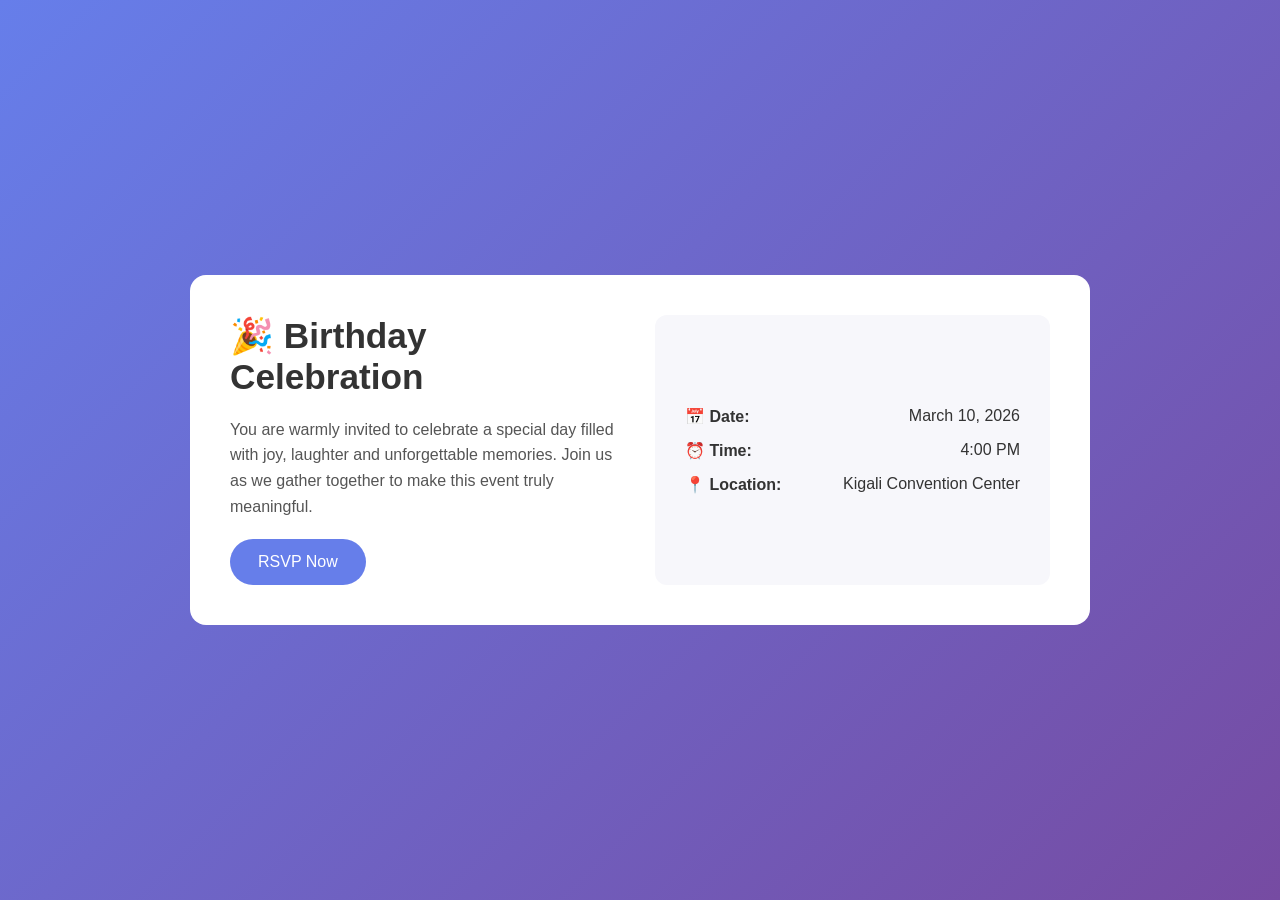
<file: index.html>
<!DOCTYPE html>
<html lang="en">
<head>
    <meta charset="UTF-8">
    <meta name="viewport" content="width=device-width, initial-scale=1.0">
    <title>Event Invitation</title>

    
    <link rel="stylesheet" href="style.css">
</head>
<body>

    <div class="invitation">

        
        <div class="left">
            <h1 class="title">🎉 Birthday Celebration</h1>

            <p class="description">
                You are warmly invited to celebrate a special day filled with joy,
                laughter and unforgettable memories. Join us as we gather together
                to make this event truly meaningful.
            </p>

            <div class="cta">
                <button>RSVP Now</button>
            </div>
        </div>

       
        <div class="right">
            <div class="detail">
                <span>📅 Date:</span>
                <p>March 10, 2026</p>
            </div>

            <div class="detail">
                <span>⏰ Time:</span>
                <p>4:00 PM</p>
            </div>

            <div class="detail">
                <span>📍 Location:</span>
                <p>Kigali Convention Center</p>
            </div>
        </div>

    </div>

</body>
</html>
</file>
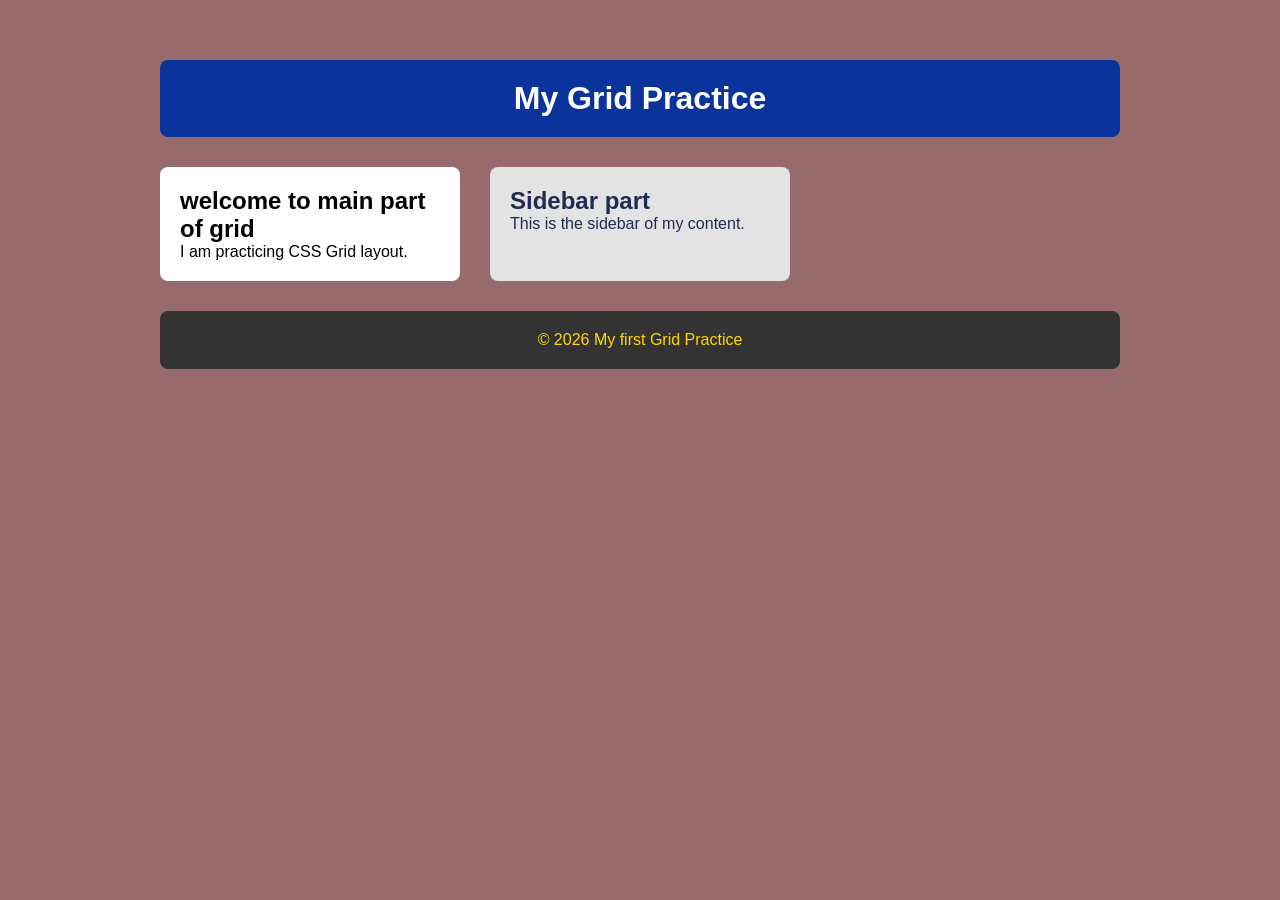
<file: css-grid-practice/index.html>
<!DOCTYPE html>
<html lang="en">
<head>
    <meta charset="UTF-8">
    <title>My Grid Practice</title>
    <meta name="viewport" content="width=device-width, initial-scale=1.0">
    <link rel="stylesheet" href="style.css">
</head>
<body>

<div class="container">

    <header class="header">
        <h1>My Grid Practice</h1>
    </header>

    <main class="main">
        <h2>welcome to  main part of grid </h2>
        <p> I am practicing CSS Grid layout.</p>
    </main>

    <aside class="sidebar">
        <h2>Sidebar part</h2>
        <p>This is the sidebar  of my content.</p>
    </aside>

    <footer class="footer">
        <p>© 2026 My  first Grid Practice</p>
    </footer>

</div>

</body>
</html>
</file>
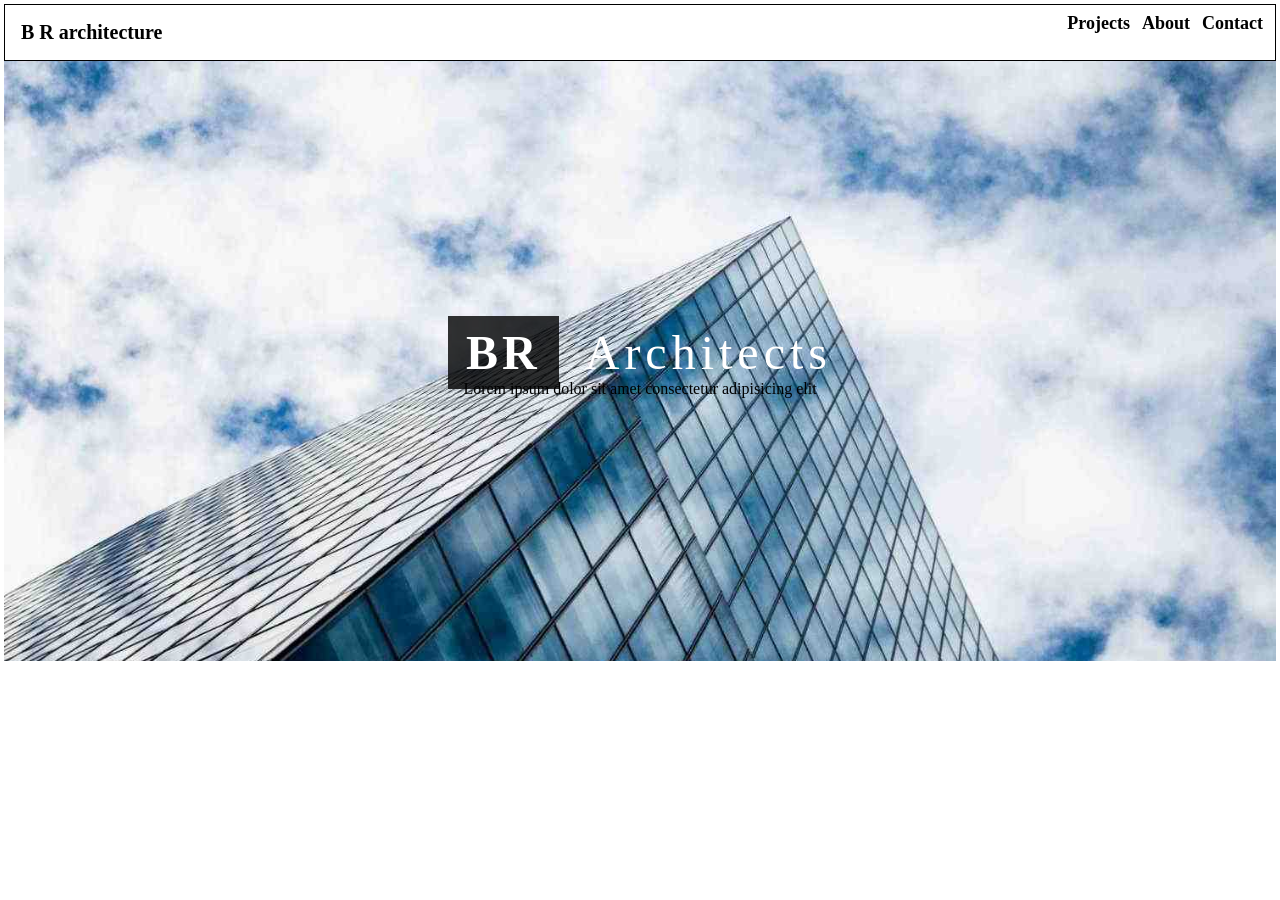
<file: First Website/index.html>
<!DOCTYPE html>
<html lang="en">
<head>
    <meta charset="UTF-8">
    <meta name="viewport" content="width=device-width, initial-scale=1.0">
    <title>archicture</title>
    <link rel="stylesheet" href="index.css">
</head>
<body>
    <main>
        <nav class="navigation">
            <div class="logo">
                <p class="logo-p"><span id="logo-span">B R</span>  architecture</p>
                
            </div>
            <ul class="listnavigation">
                <a href="index.html">Projects</a></li>
                <a href="about/about.html">About</a></li>
                <a href="contact/conatct.html">Contact</a></li>
            </ul>

        </nav>
        <section class="herosection">
    <div class="herosection-text">
        <h1 class="section-h1">
            <span class="br-box">BR</span>
            <span class="architects">Architects</span>
        </h1>
        <p>Lorem ipsum dolor sit amet consectetur adipisicing elit</p>
    </div>
</section>

    </main>
    
</body>
</html>
</file>
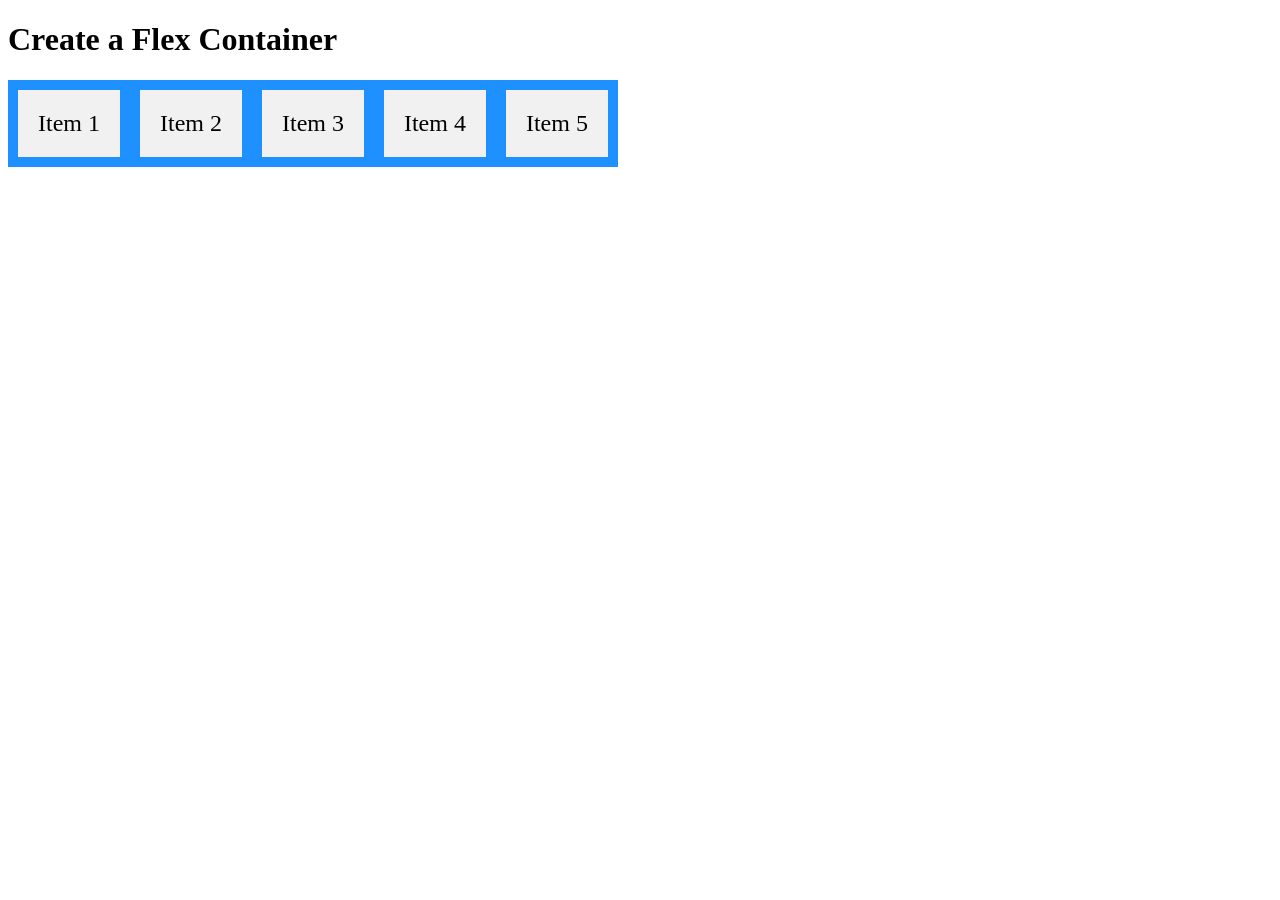
<file: flex-box/index.html>
<!DOCTYPE html>
<html lang="en">
<head>
    <meta charset="UTF-8">
    <meta name="viewport" content="width=device-width, initial-scale=1.0">
    <title>css on fle and grid</title>
</head>
<style>
    .container {
  display:inline flex;
  background-color: DodgerBlue;
}

.container div {
  background-color: #f1f1f1;
  margin: 10px;
  padding: 20px;
  font-size: 24px;
}
</style>
</head>
<body>

<h1>Create a Flex Container</h1>

<div class="container">
  <div>Item 1</div>
  <div>Item 2</div>
  <div>Item 3</div>  
  <div>Item 4</div>
  <div>Item 5</div>
</div>
</style>
<body>
    
</body>
</html>
</file>
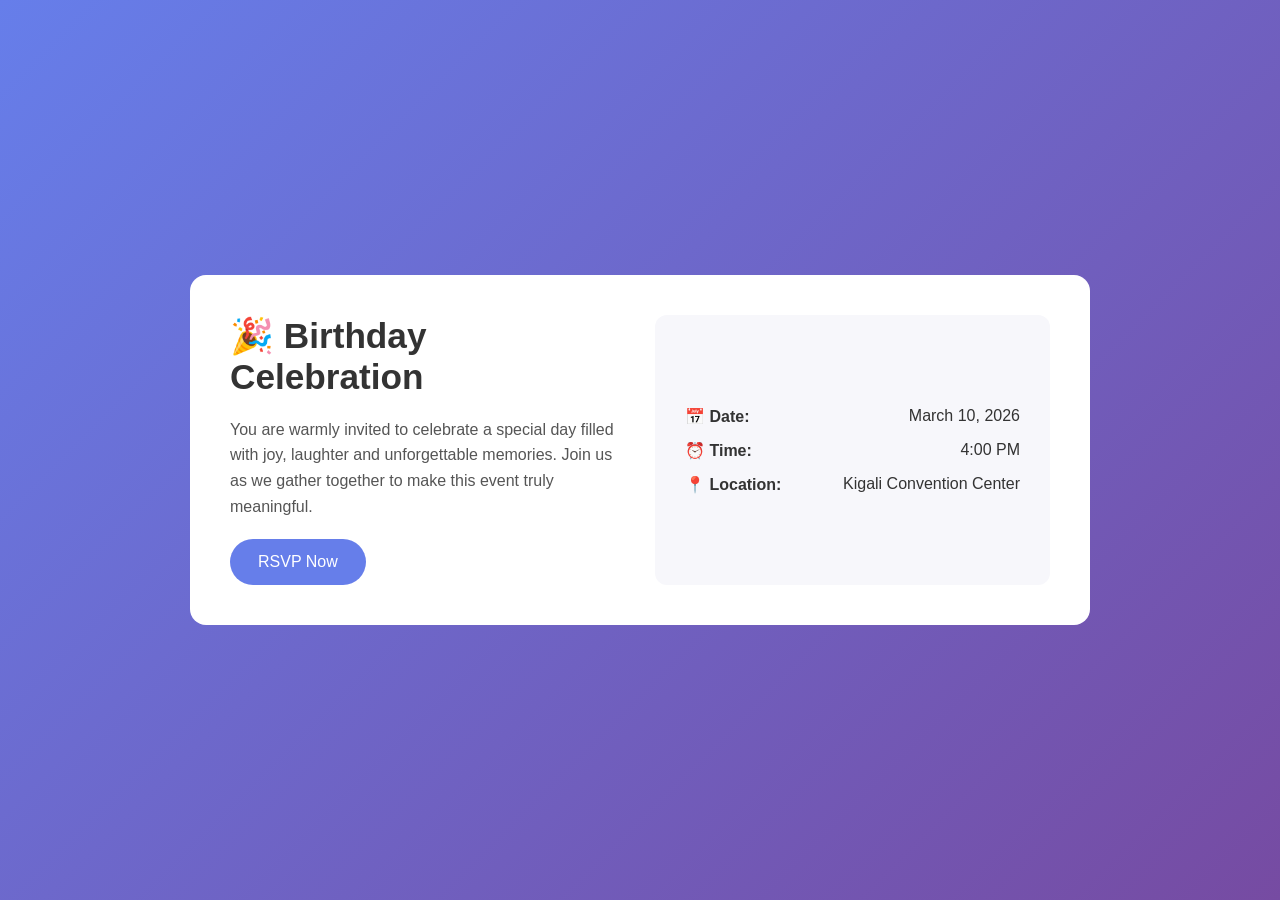
<file: invitation/index.html>
<!DOCTYPE html>
<html lang="en">
<head>
    <meta charset="UTF-8">
    <meta name="viewport" content="width=device-width, initial-scale=1.0">
    <title>Event Invitation</title>

    <!-- Link CSS -->
    <link rel="stylesheet" href="index.css">
</head>
<body>

    <div class="invitation">

        <!-- Left Section -->
        <div class="left">
            <h1 class="title">🎉 Birthday Celebration</h1>

            <p class="description">
                You are warmly invited to celebrate a special day filled with joy,
                laughter and unforgettable memories. Join us as we gather together
                to make this event truly meaningful.
            </p>

            <div class="cta">
                <button>RSVP Now</button>
            </div>
        </div>

        <!-- Right Section -->
        <div class="right">
            <div class="detail">
                <span>📅 Date:</span>
                <p>March 10, 2026</p>
            </div>

            <div class="detail">
                <span>⏰ Time:</span>
                <p>4:00 PM</p>
            </div>

            <div class="detail">
                <span>📍 Location:</span>
                <p>Kigali Convention Center</p>
            </div>
        </div>

    </div>

</body>
</html>
</file>
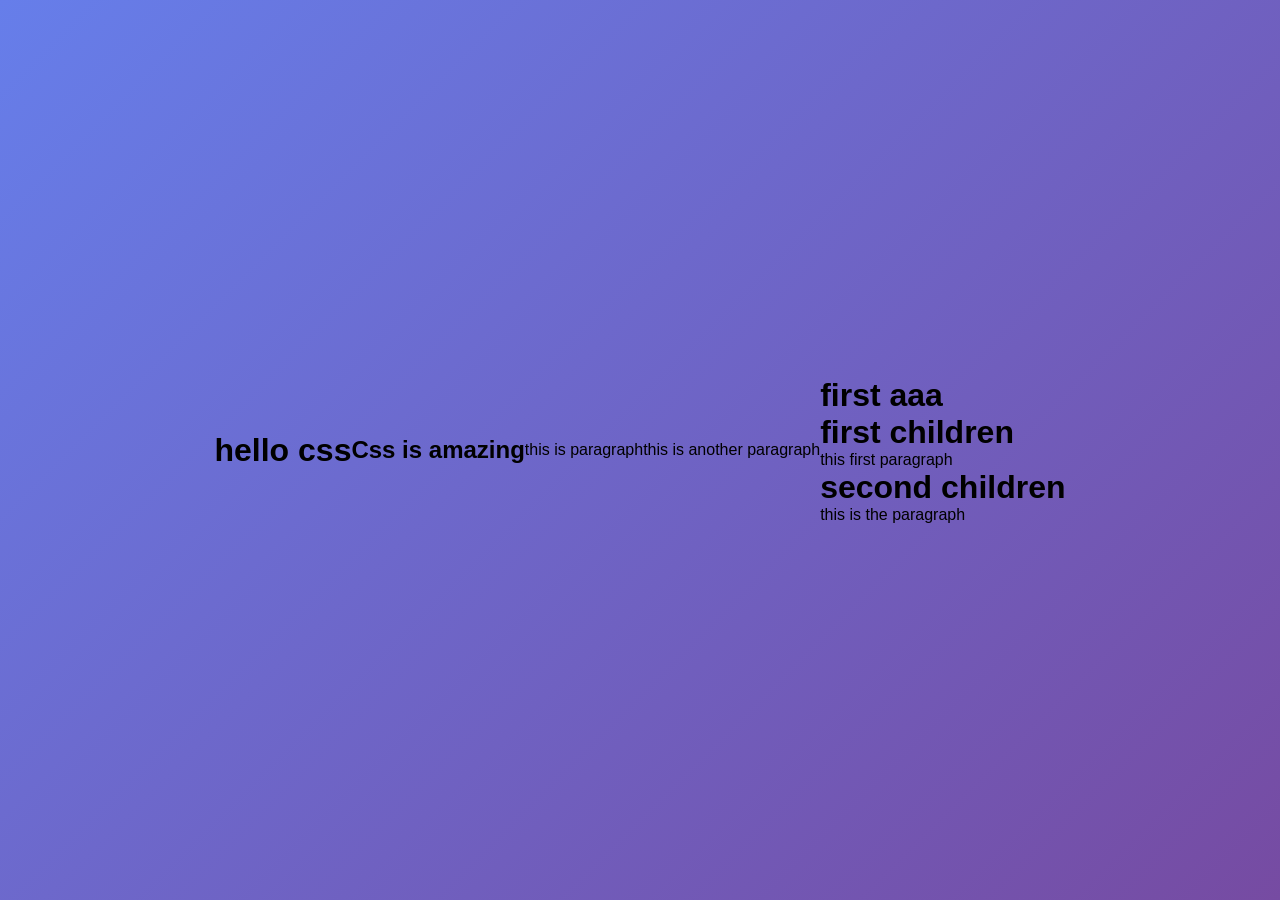
<file: css.html>
<!DOCTYPE html>
<html lang="en">
<head>
    <meta charset="UTF-8">
    <meta name="viewport" content="width=device-width, initial-scale=1.0">
    <title>HTML EXAMPLE</title>

<link rel="stylesheet" href="style.css">


    
    </head>
    <body>

   <h1>hello css</h1>
<h2> Css is amazing</h2>
<p> this is paragraph</p>
<p> this is another paragraph</p>
<div class="division">
    <div class="first-children">
        <h1 id="first-children-heading">first aaa</h1>
        <h1>first children</h1>
        <p id="paragraph"> this first paragraph</p>
    </div>
<div class="second-children">
    <h1>second children</h1>
    <p id="paragraph"> this is the paragraph</p>
</div>
</div>
</body>
</html>
</file>
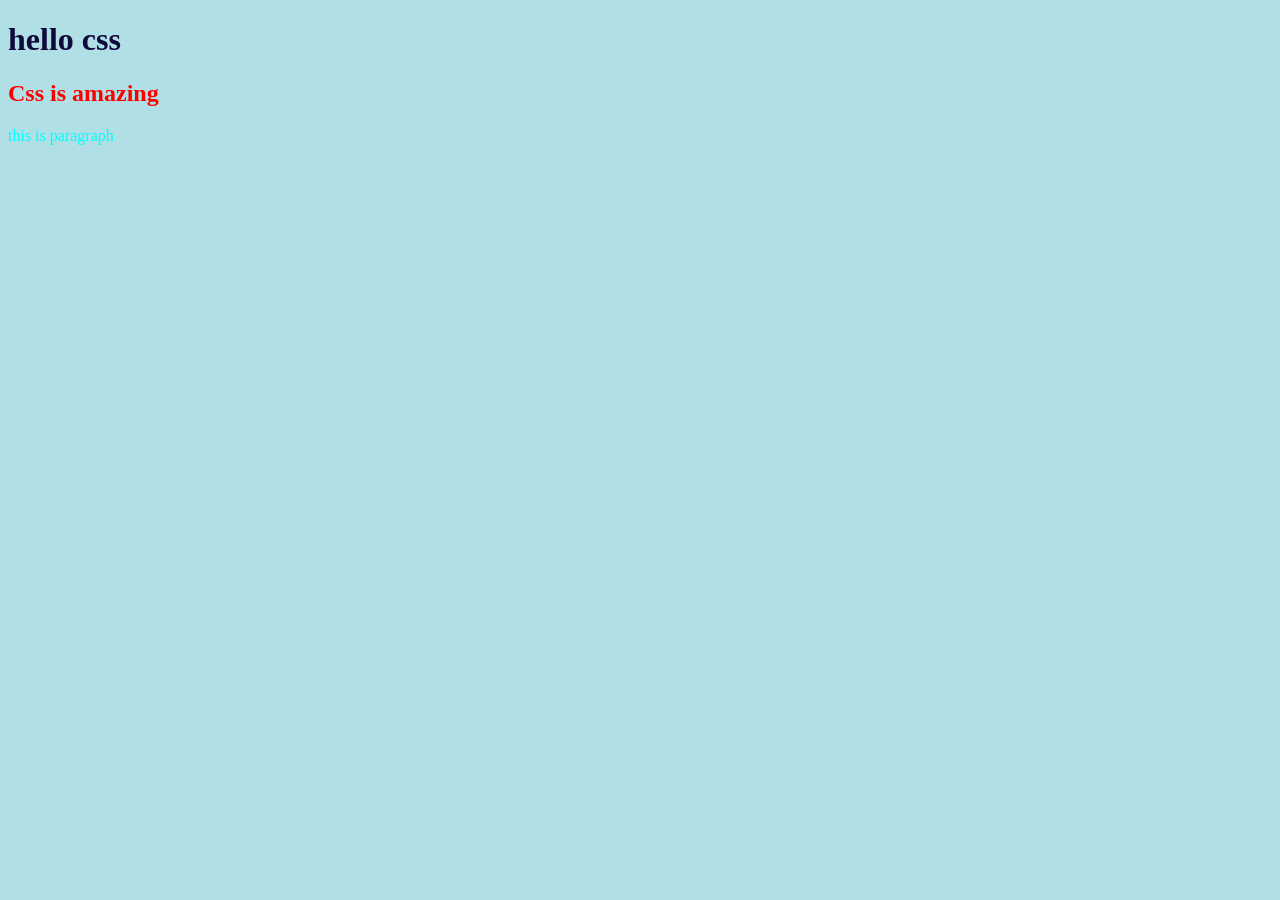
<file: exersisecss.html>
<!DOCTYPE html>
<html lang="en">
<head>
    <meta charset="UTF-8">
    <meta name="viewport" content="width=device-width, initial-scale=1.0">
    <title>style</title>
    <link rel="stylesheet" href="exercisecss.css">
</head>
<body>
      <h1>hello css</h1>
<h2> Css is amazing</h2>
<p> this is paragraph</p>
</body>
</html>
</file>
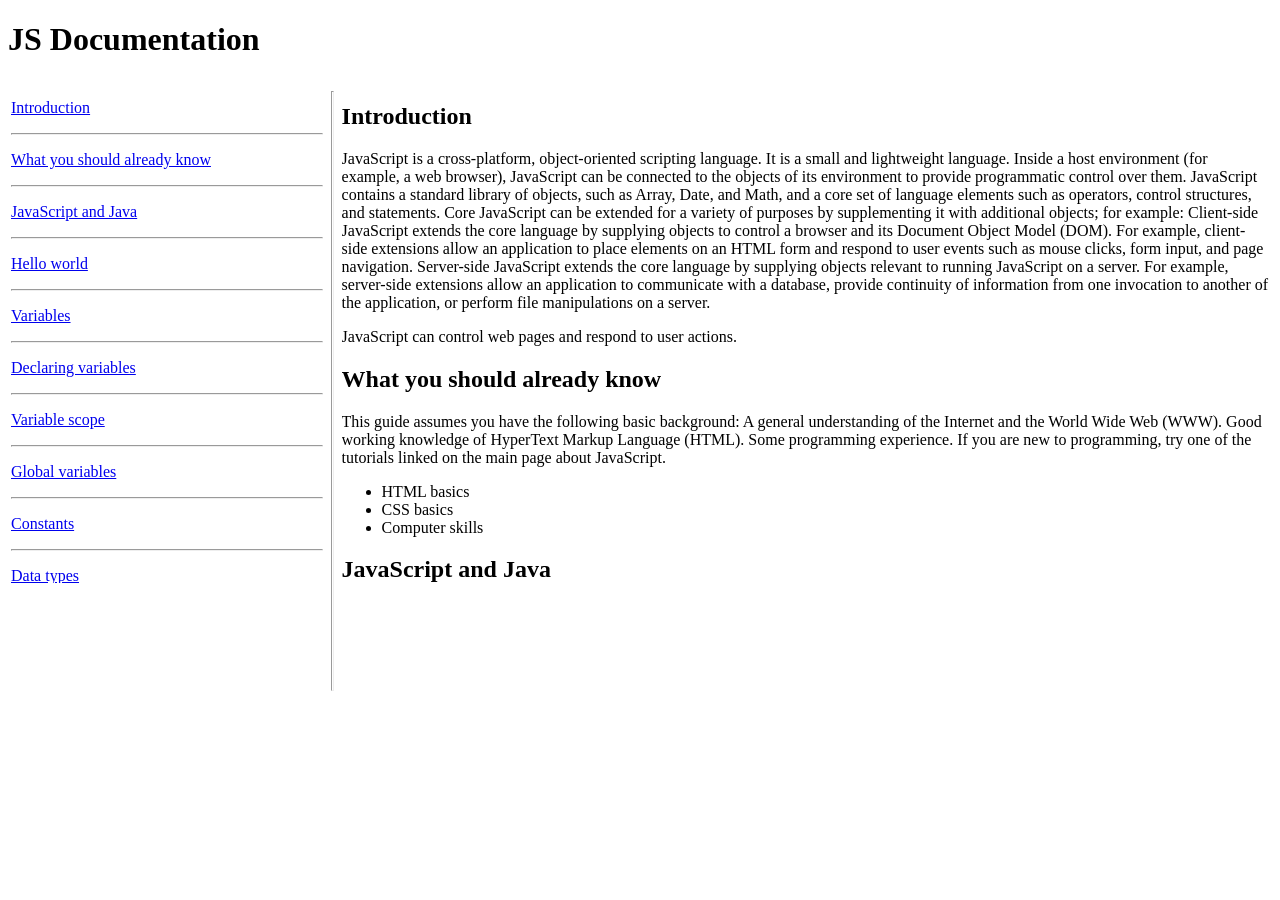
<file: HTML-ASS1.html>
<!DOCTYPE html>
<html>
<head>
    <meta charset="UTF-8">
    <title>JS Documentation</title>
</head>

<body>

<h1>JS Documentation</h1>

<table width="100%" border="0">
<tr>

<!-- LEFT SIDE -->
<td width="25%" valign="top">

<div style="height:500px; overflow:auto;">

    <p><a href="#introduction">Introduction</a></p>
    <hr>

    <p><a href="#knowledge">What you should already know</a></p>
    <hr>

    <p><a href="#js-java">JavaScript and Java</a></p>
    <hr>

    <p><a href="#hello">Hello world</a></p>
    <hr>

    <p><a href="#variables">Variables</a></p>
    <hr>

    <p><a href="#declaring">Declaring variables</a></p>
    <hr>

    <p><a href="#scope">Variable scope</a></p>
    <hr>

    <p><a href="#global">Global variables</a></p>
    <hr>

    <p><a href="#constants">Constants</a></p>
    <hr>

    <p><a href="#datatypes">Data types</a></p>

</div>

</td>

<!-- VERTICAL LINE -->
<td width="1%" valign="top">
    <hr width="1" size="600">
</td>

<!-- RIGHT SIDE CONTENT -->
<td width="74%" valign="top">

<div style="height:500px; overflow:auto;">

<h2 id="introduction">Introduction</h2>
<p>
JavaScript is a cross-platform, object-oriented scripting language. It is a small and lightweight language. Inside a host environment (for example, a web browser), JavaScript can be connected to the objects of its environment to provide programmatic control over them.

JavaScript contains a standard library of objects, such as Array, Date, and Math, and a core set of language elements such as operators, control structures, and statements. Core JavaScript can be extended for a variety of purposes by supplementing it with additional objects; for example:

Client-side JavaScript extends the core language by supplying objects to control a browser and its Document Object Model (DOM). For example, client-side extensions allow an application to place elements on an HTML form and respond to user events such as mouse clicks, form input, and page navigation.
Server-side JavaScript extends the core language by supplying objects relevant to running JavaScript on a server. For example, server-side extensions allow an application to communicate with a database, provide continuity of information from one invocation to another of the application, or perform file manipulations on a server.
</p>

<p>
JavaScript can control web pages and respond to user actions.
</p>

<h2 id="knowledge">What you should already know</h2>
<p>This guide assumes you have the following basic background:

A general understanding of the Internet and the World Wide Web (WWW).
Good working knowledge of HyperText Markup Language (HTML).
Some programming experience. If you are new to programming, try one of the tutorials linked on the main page about JavaScript.</p>
<ul>
    <li>HTML basics</li>
    <li>CSS basics</li>
    <li>Computer skills</li>
</ul>

<h2 id="js-java">JavaScript and Java</h2>
<p>
JavaScript and Java are similar in some ways but fundamentally different in some others. The JavaScript language resembles Java but does not have Java's static typing and strong type checking. JavaScript follows most Java expression syntax, naming conventions and basic control-flow constructs which was the reason why it was renamed from LiveScript to JavaScript.

In contrast to Java's compile-time system of classes built by declarations, JavaScript supports a runtime system based on a small number of data types representing numeric, Boolean, and string values. JavaScript has a prototype-based object model instead of the more common class-based object model. The prototype-based model provides dynamic inheritance; that is, what is inherited can vary for individual objects. JavaScript also supports functions without any special declarative requirements. Functions can be properties of objects, executing as loosely typed methods.

JavaScript is a very free-form language compared to Java. You do not have to declare all variables, classes, and methods. You do not have to be concerned with whether methods are public, private, or protected, and you do not have to implement interfaces. Variables, parameters, and function return types are not explicitly typed.
</p>

<h2 id="hello">Hello world</h2>

<p>
To get started with writing JavaScript, open the Scratchpad and write your first
"Hello world" JavaScript code:
</p>

<pre>
<code>
function greetMe(yourName) {
    alert(&quot;Hello &quot; + yourName);
}
greetMe(&quot;World&quot;);
</code>
</pre>

<p>
Select the code in the pad and hit Ctrl+R to watch it unfold in your browser!
</p>
<h2 id="variables">Variables</h2>
<p>
You use variables as symbolic names for values in your application. The names of variables, called identifiers, conform to certain rules.

A JavaScript identifier must start with a letter, underscore (_), or dollar sign ($); subsequent characters can also be digits (0-9). Because JavaScript is case sensitive, letters include the characters "A" through "Z" (uppercase) and the characters "a" through "z" (lowercase).

You can use ISO 8859-1 or Unicode letters such as å and ü in identifiers. You can also use the Unicode escape sequences as characters in identifiers. Some examples of legal names are Number_hits, temp99, and _name.


</p>

<h2 id="declaring">Declaring variables</h2>
<p>
You can declare a variable in three ways:
With the keyword var. For example,
<pre><code>var x = 42.</code></pre>
This syntax can be used to declare both local and global variables.

By simply assigning it a value. For example,
<pre><code>x = 42.</code></pre>
This always declares a global variable. It generates a strict JavaScript warning. You shouldn't use this variant.

With the keyword let. For example,
let
<pre><code>y = 13.</code></pre> 
This syntax can be used to declare a block scope local variable. See Variable scope below.
</p>

<p>
<h2 id="scope">Variable scope</h2>

<p>
When you declare a variable outside of any function, it is called a global variable,
because it is available to any other code in the current document.
When you declare a variable within a function, it is called a local variable,
because it is available only within that function.
</p>

<p>
JavaScript before ECMAScript 2015 does not have block statement scope;
rather, a variable declared within a block is local to the function
(or global scope) that the block resides within.
</p>

<pre>
<code>
if (true) {
    var x = 5;
}
console.log(x); // 5
</code>
</pre>

<p>
This behavior changes when using the let declaration introduced in ECMAScript 2015.
</p>

<pre>
<code>
if (true) {
    let y = 5;
}
console.log(y); // ReferenceError: y is not defined
</code>
</pre>

</p>

<h2 id="global">Global variables</h2>
<p>
Global variables are in fact properties of the global object. In web pages the global object is window, so you can set and access global variables using the window.variable syntax.

Consequently, you can access global variables declared in one window or frame from another window or frame by specifying the window or frame name. For example, if a variable called phoneNumber is declared in a document, you can refer to this variable from an iframe as parent.phoneNumber.
</p>

<h2 id="constants">Constants</h2>
<p>
You can create a read-only, named constant with the const keyword. The syntax of a constant identifier is the same as for a variable identifier: it must start with a letter, underscore or dollar sign and can contain alphabetic, numeric, or underscore characters.

<pre><code>const PI = 3.14;</code></pre>
A constant cannot change value through assignment or be re-declared while the script is running. It has to be initialized to a value.

The scope rules for constants are the same as those for let block scope variables. If the const keyword is omitted, the identifier is assumed to represent a variable.

You cannot declare a constant with the same name as a function or variable in the same scope. For example:

<pre><code>// THIS WILL CAUSE AN ERROR function f() {}; const f = 5; // THIS
WILL CAUSE AN ERROR ALSO function f() { const g = 5; var g;
//statements };</code></pre>
However, object attributes are not protected, so the following statement is executed 
without problems.
<pre><code>const MY_OBJECT = {"key": "value"}; MY_OBJECT.key =
"otherValue";</code></pre>const MY_OBJECT = {"key": "value"}; MY_OBJECT.key =
"otherValue";
</p>

<h2 id="datatypes">Data types</h2>

<p>
The latest ECMAScript standard defines seven data types:
</p>

<p><strong>Six data types that are primitives:</strong></p>

<ul>
    <li><strong>Boolean</strong>. true and false.</li>
    <li><strong>null</strong>. A special keyword denoting a null value. Because JavaScript is case-sensitive,
        null is not the same as Null, NULL, or any other variant.</li>
    <li><strong>undefined</strong>. A top-level property whose value is undefined.</li>
    <li><strong>Number</strong>. 42 or 3.14159.</li>
    <li><strong>String</strong>. &quot;Howdy&quot;</li>
    <li><strong>Symbol</strong> (new in ECMAScript 2015). A data type whose instances are unique and immutable.</li>
</ul>

<p>
<strong>and Object</strong>
</p>

<p>
Although these data types are a relatively small amount, they enable you to perform useful functions with your applications.
Objects and functions are the other fundamental elements in the language.
You can think of objects as named containers for values, and functions as procedures that your application can perform.
</p>
<h2 id="ifelse">if...else statement</h2>

<p>
Use the if statement to execute a statement if a logical condition is true.
Use the optional else clause to execute a statement if the condition is false.
An if statement looks as follows:
</p>

<pre>
<code>
if (condition) {
    statement_1;
} else {
    statement_2;
}
</code>
</pre>

<p>
condition can be any expression that evaluates to true or false.
If condition evaluates to true, statement_1 is executed; otherwise, statement_2 is executed.
</p>

<p>
You may also compound the statements using else if:
</p>

<pre>
<code>
if (condition_1) {
    statement_1;
} else if (condition_2) {
    statement_2;
} else if (condition_n) {
    statement_n;
} else {
    statement_last;
}
</code>
</pre>

<p>
In the case of multiple conditions, only the first condition that evaluates to true is executed.
It is good practice to always use block statements.
</p>

<pre>
<code>
if (condition) {
    statement_1_runs_if_condition_is_true;
    statement_2_runs_if_condition_is_true;
} else {
    statement_3_runs_if_condition_is_false;
    statement_4_runs_if_condition_is_false;
}
</code>
</pre>

<p>
It is advisable not to use simple assignments in conditional expressions:
</p>

<pre>
<code>
if (x = y) {
    /* statements here */
}
</code>
</pre>

<p>
If you must use an assignment, use extra parentheses:
</p>

<pre>
<code>
if ((x = y)) {
    /* statements here */
}
</code>
</pre>
<h2 id="while">while statement</h2>

<p>
A while statement executes its statements as long as a specified condition evaluates to true.
</p>

<pre>
<code>
while (condition)
    statement;
</code>
</pre>

<p>
If the condition becomes false, execution stops and control passes to the statement following the loop.
</p>

<p>
Example:
</p>

<pre>
<code>
var n = 0;
var x = 0;

while (n < 3) {
    n++;
    x += n;
}
</code>
</pre>

<p>
With each iteration:
</p>

<ul>
    <li>After the first pass: n = 1 and x = 1</li>
    <li>After the second pass: n = 2 and x = 3</li>
    <li>After the third pass: n = 3 and x = 6</li>
</ul>

<p>
After completing the third pass, the condition n &lt; 3 is no longer true, so the loop terminates.
</p>

<h2 id="reference">Reference</h2>

<p>
All the documentation in this page is taken from
<a href="https://developer.mozilla.org/en-US/docs/Web/JavaScript/Guide" target="_blank">
MDN 
</a>.
</p>


</div>

</td>

</tr>
</table>

</body>
</html>
</file>
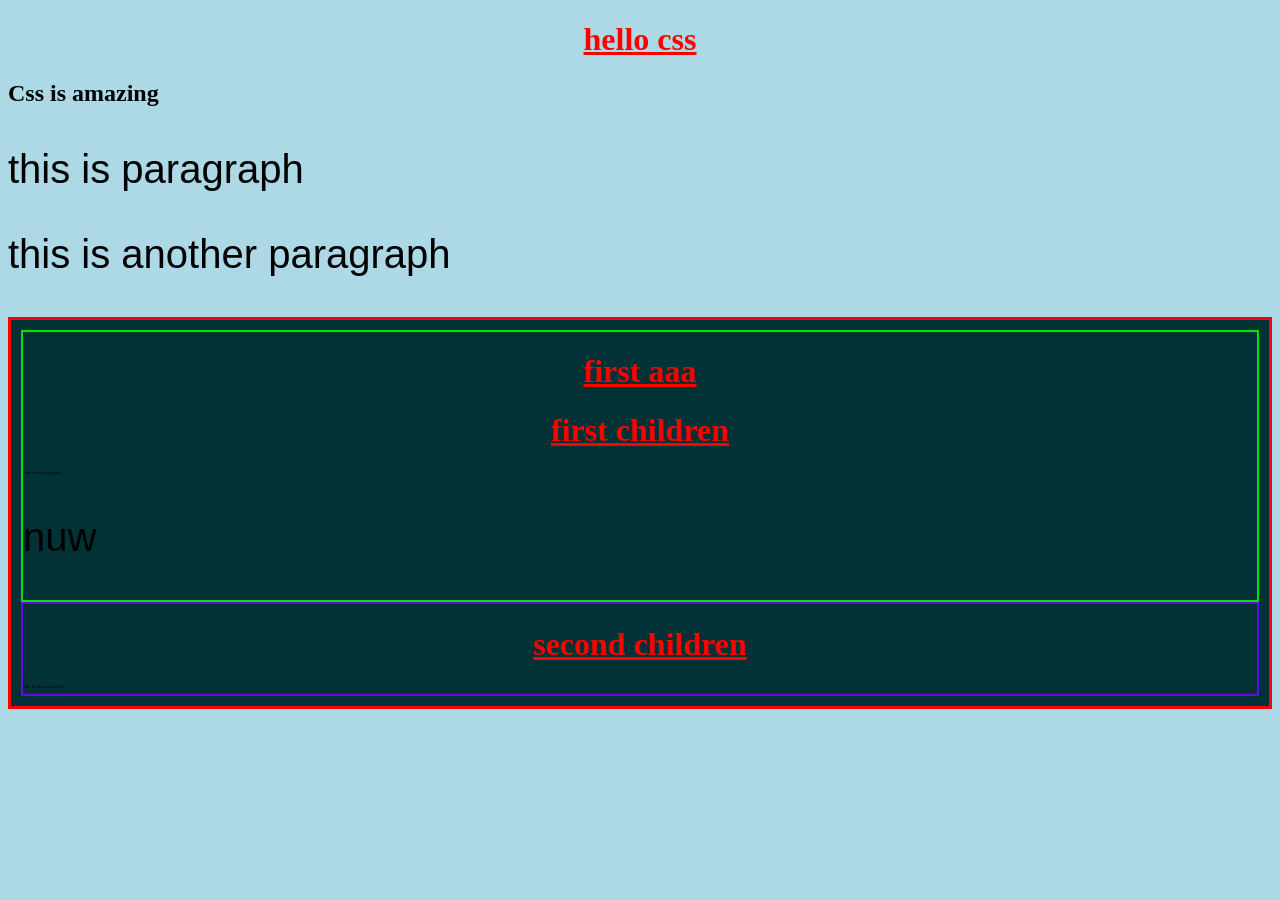
<file: css/css.html>
<!DOCTYPE html>
<html lang="en">
<head>
    <meta charset="UTF-8">
    <meta name="viewport" content="width=device-width, initial-scale=1.0">
    <title>HTML EXAMPLE</title>

<link rel="stylesheet" href="style.css">


    
    </head>
    <body>

   <h1>hello css</h1>
<h2> Css is amazing</h2>
<p> this is paragraph</p>
<p> this is another paragraph</p>
<div class="division">
    <div class="first-children">
        <h1 id="first-children-heading">first aaa</h1>
        <h1>first children</h1>
        <p id="paragraph"> this first paragraph</p>
        <p>nuw</p>
    </div>
<div class="second-children">
    <h1>second children</h1>
    <p id="paragraph"> this is the paragraph</p>
</div>
</div>
</body>
</html>
</file>
<file: style.css>
/* Reset */
* {
    margin: 0;
    padding: 0;
    box-sizing: border-box;
    font-family: "Segoe UI", Tahoma, Geneva, Verdana, sans-serif;
}

body {
    min-height: 100vh;
    background: linear-gradient(135deg, #667eea, #764ba2);
    display: flex;
    justify-content: center;
    align-items: center;
    padding: 20px;
}

/* Main Container */
.invitation {
    background: #ffffff;
    max-width: 900px;
    width: 100%;
    border-radius: 16px;
    padding: 40px;
    display: grid;
    grid-template-columns: 1fr 1fr;
    gap: 30px;
}

/* Left Section */
.left {
    display: flex;
    flex-direction: column;
    justify-content: center;
    gap: 20px;
}

.title {
    font-size: 2.2rem;
    font-weight: 700;
    color: #333;
}

.description {
    font-size: 1rem;
    color: #555;
    line-height: 1.6;
}

/* Button */
.cta button {
    padding: 14px 28px;
    border: none;
    border-radius: 30px;
    background-color: #667eea;
    color: #ffffff;
    font-size: 1rem;
    cursor: pointer;
    transition: background-color 0.3s ease;
}

.cta button:hover {
    background-color: #5a67d8;
}

/* Right Section */
.right {
    background: #f7f7fb;
    border-radius: 12px;
    padding: 30px;
    display: flex;
    flex-direction: column;
    justify-content: center;
    gap: 15px;
}

.detail {
    display: flex;
    justify-content: space-between;
    font-size: 1rem;
    color: #333;
}

.detail span {
    font-weight: 600;
}


@media (max-width: 768px) {
    .invitation {
        grid-template-columns: 1fr;
        padding: 25px;
    }

    .title {
        font-size: 1.8rem;
    }
}
</file>
<file: css-grid-practice/style.css>
* {
    margin: 0;
    padding: 0;
    box-sizing: border-box;
}

body {
    font-family: Arial, sans-serif;
    background-color: #976b6b;
}

/* Main Grid Container */
.container {
    display: grid;
    grid-template-columns: 1fr;
    gap: 30px;   
    max-width: 1000px;
    margin: 40px auto;
    padding: 20px;
}

/* Sections Styling */
.header,
.main,
.sidebar,
.footer {
    padding: 20px;
    border-radius: 8px;
}

.header {
    background-color: #0a339b;
    color: white;
    text-align: center;
}

.main {
    background-color: white;
}
.sidebar h2,
.sidebar p {
    color: #1f2c4f;   /* blue */
}

.footer p {
    color: #ffd700;   /* gold */
}

.sidebar {
    background-color: #e3e3e3;
}

.footer {
    background-color: #333;
    color: white;
    text-align: center;
}

/* Desktop Layout */
@media (min-width: 768px) {
    .container {
        grid-template-columns: repeat(auto-fit, minmax(250px, 1fr));
    }

    .header {
        grid-column: 1 / -1;
    }

    .footer {
        grid-column: 1 / -1;
    }
}
@media (min-width: 768px) {
    .container {
        grid-template-columns: repeat(auto-fit, minmax(250px, 1fr));
    }

    .header {
        grid-column: 1 / -1;
    }

    .footer {
        grid-column: 1 / -1;
    }
}
</file>
<file: First Website/index.css>
*{

    margin: 0;
    padding: 0;
    box-sizing: border-box;
}
main{
    padding: 4px;
}
.navigation{
    border: 1px solid black;
    background-color: white;
    box-shadow: 00 5px rgb(23, 4, 4);
    display: flex;/*use flex box for layout*/
    justify-content: space-between;
    padding: 8px;

}
.logo{
    font-size: 18px;
    color: black;
    padding: 4px;
    font-weight: bold;
    }
.logo-span{
    font-size: 18px;
    color: black;
    padding: 4px;font-weight: bold;
    text-align: center;
}
.logo:hover{
    background-color: grey;
    cursor: pointer;
}
.logo-p{
    font-size: 20px;
    color: black;
    padding: 4px; 
    font-weight: bold;
    /*padding: 4px;*/
}
.listnavigation a{
    text-decoration: none;
    color: black;
    padding: 4px;
    font-weight: bold;
    font-size: 18px;
    

}
.listnavigation:hover{
    background-color: grey;
    cursor: pointer;
}
.herosection{
    background-image: url("images/image1.jpg");
    background-size: cover;
    background-position: center;
    height: 600px;

    display: flex;
    justify-content: center;
    align-items: center;
}

.herosection-text{
    text-align: center;
}

/* BR + Architects container */
.section-h1{
    font-size: 48px;
    color: white;
    font-weight: 300;
    letter-spacing: 4px;
}

/* Black BR box */
.br-box{
    background-color: rgba(0, 0, 0, 0.8);
    padding: 10px 18px;
    font-weight: bold;
    margin-right: 10px;
}

/* Architects text */
.architects{
    letter-spacing: 5px;
}
</file>
<file: invitation/index.css>
/* Reset */
* {
    margin: 0;
    padding: 0;
    box-sizing: border-box;
    font-family: "Segoe UI", Tahoma, Geneva, Verdana, sans-serif;
}

body {
    min-height: 100vh;
    background: linear-gradient(135deg, #667eea, #764ba2);
    display: flex;
    justify-content: center;
    align-items: center;
    padding: 20px;
}

/* Main Container */
.invitation {
    background: #ffffff;
    max-width: 900px;
    width: 100%;
    border-radius: 16px;
    padding: 40px;
    display: grid;
    grid-template-columns: 1fr 1fr;
    gap: 30px;
}

/* Left Section */
.left {
    display: flex;
    flex-direction: column;
    justify-content: center;
    gap: 20px;
}

.title {
    font-size: 2.2rem;
    font-weight: 700;
    color: #333;
}

.description {
    font-size: 1rem;
    color: #555;
    line-height: 1.6;
}

/* Button */
.cta button {
    padding: 14px 28px;
    border: none;
    border-radius: 30px;
    background-color: #667eea;
    color: #ffffff;
    font-size: 1rem;
    cursor: pointer;
    transition: background-color 0.3s ease;
}

.cta button:hover {
    background-color: #5a67d8;
}

/* Right Section */
.right {
    background: #f7f7fb;
    border-radius: 12px;
    padding: 30px;
    display: flex;
    flex-direction: column;
    justify-content: center;
    gap: 15px;
}

.detail {
    display: flex;
    justify-content: space-between;
    font-size: 1rem;
    color: #333;
}

.detail span {
    font-weight: 600;
}

/* Responsive Design */
@media (max-width: 768px) {
    .invitation {
        grid-template-columns: 1fr;
        padding: 25px;
    }

    .title {
        font-size: 1.8rem;
    }
}
</file>
<file: exercisecss.css>
body
{
    background-color: powderblue;
}
h1{
    color:rgb(15, 10, 59);
    
}
h2{
    color:red;
    
}
p{
    color: aqua;

}
</file>
<file: css/style.css>
body
{
    background-color:lightblue;
    opacity: 1;
}
h1{
    color:red;
    text-align: center;
    text-decoration: underline;
}
p{
    font-family: 'Gill Sans', 'Gill Sans MT', Calibri, 'Trebuchet MS', sans-serif;
    font-size: 40px;

}
.division{

border: red solid;
padding: 10px;
background-color: rgb(3, 50, 54);

}
.first-children{
    border: rgb(10, 224, 10) solid 2px;
} 
#first-chilren-heading{
    text-align: c;
}
#paragraph{
    font-size: 5px;
    font-family: Cambria, Cochin, Georgia, Times, 'Times New Roman', serif;
}
.second-children {
    border: rgb(93, 12, 233) solid 2px;

}
</file>
